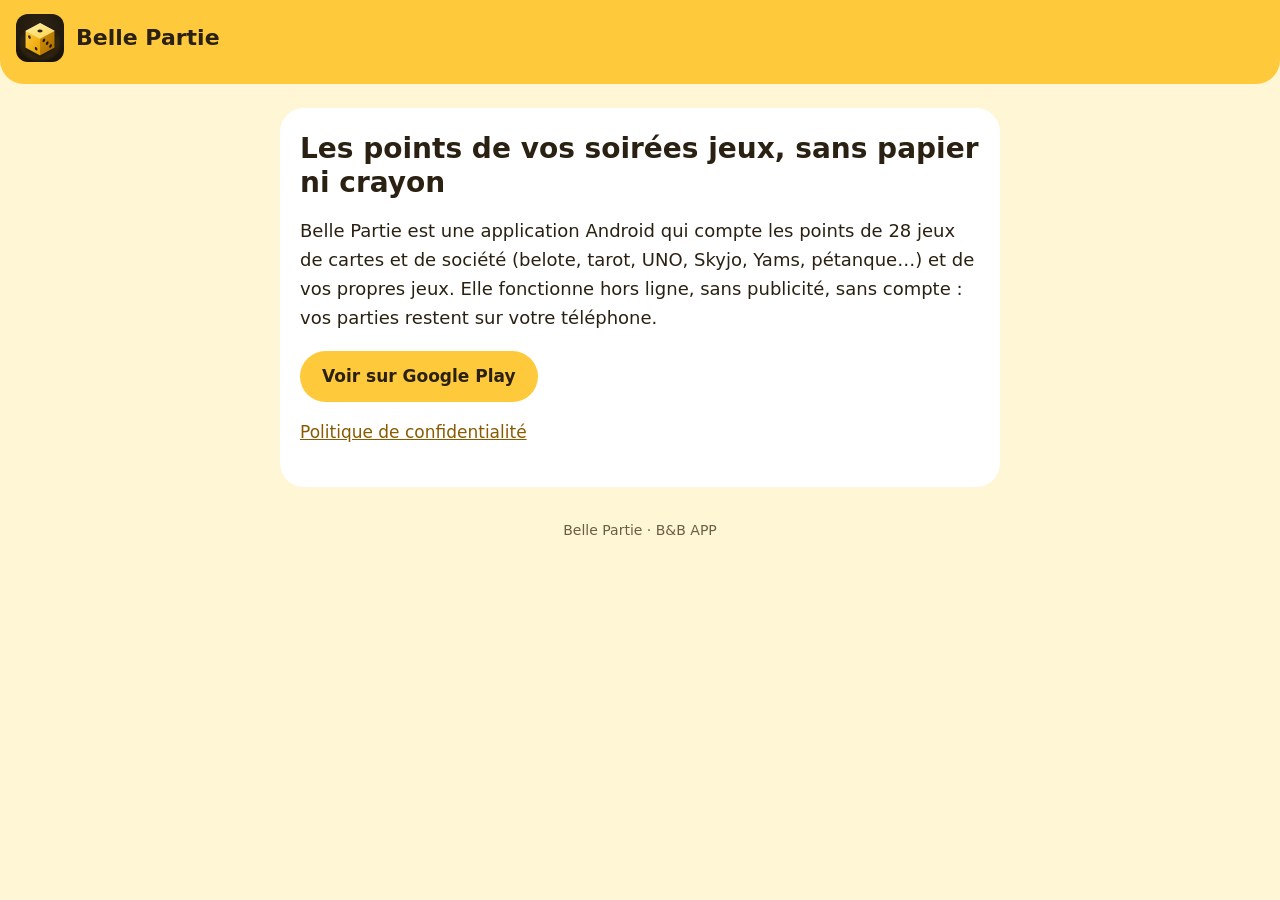
<file: index.html>
<!doctype html>
<html lang="fr">
<head>
<meta charset="utf-8">
<meta name="viewport" content="width=device-width, initial-scale=1">
<title>Belle Partie : compteur de points</title>
<meta name="description" content="Belle Partie compte les points de vos jeux de cartes et de société. En français, hors ligne, sans publicité ni compte.">
<link rel="icon" href="icone.png">
<link rel="stylesheet" href="style.css">
</head>
<body>
<header><a href="./"><img src="icone.png" alt="" width="48" height="48">Belle Partie</a></header>
<main>
<h1>Les points de vos soirées jeux, sans papier ni crayon</h1>
<p class="intro">Belle Partie est une application Android qui compte les points de 28 jeux de cartes et de société (belote, tarot, UNO, Skyjo, Yams, pétanque…) et de vos propres jeux. Elle fonctionne hors ligne, sans publicité, sans compte : vos parties restent sur votre téléphone.</p>
<p><a class="bouton" href="https://play.google.com/store/apps/details?id=com.benjaminboisteau.bellepartie">Voir sur Google Play</a></p>
<p><a href="confidentialite/">Politique de confidentialité</a></p>
</main>
<footer>Belle Partie · B&amp;B&nbsp;APP</footer>
</body>
</html>
</file>
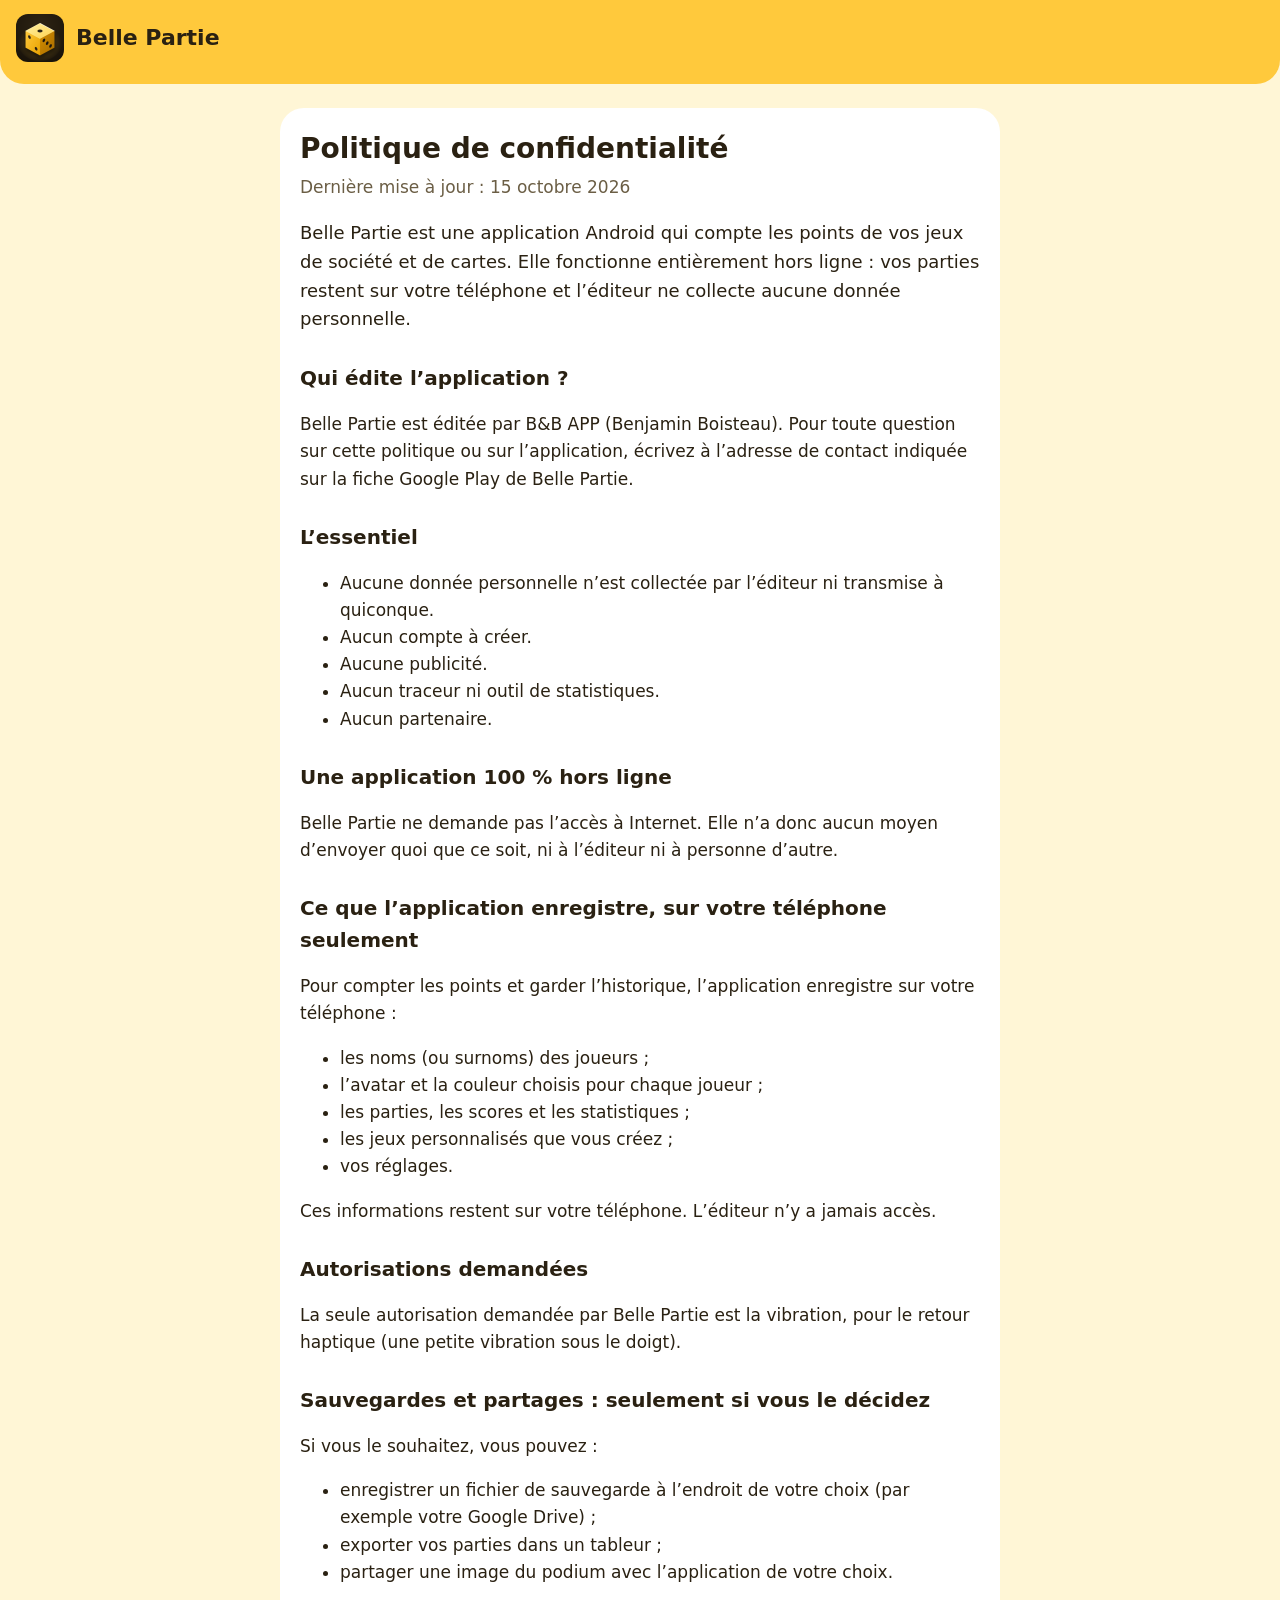
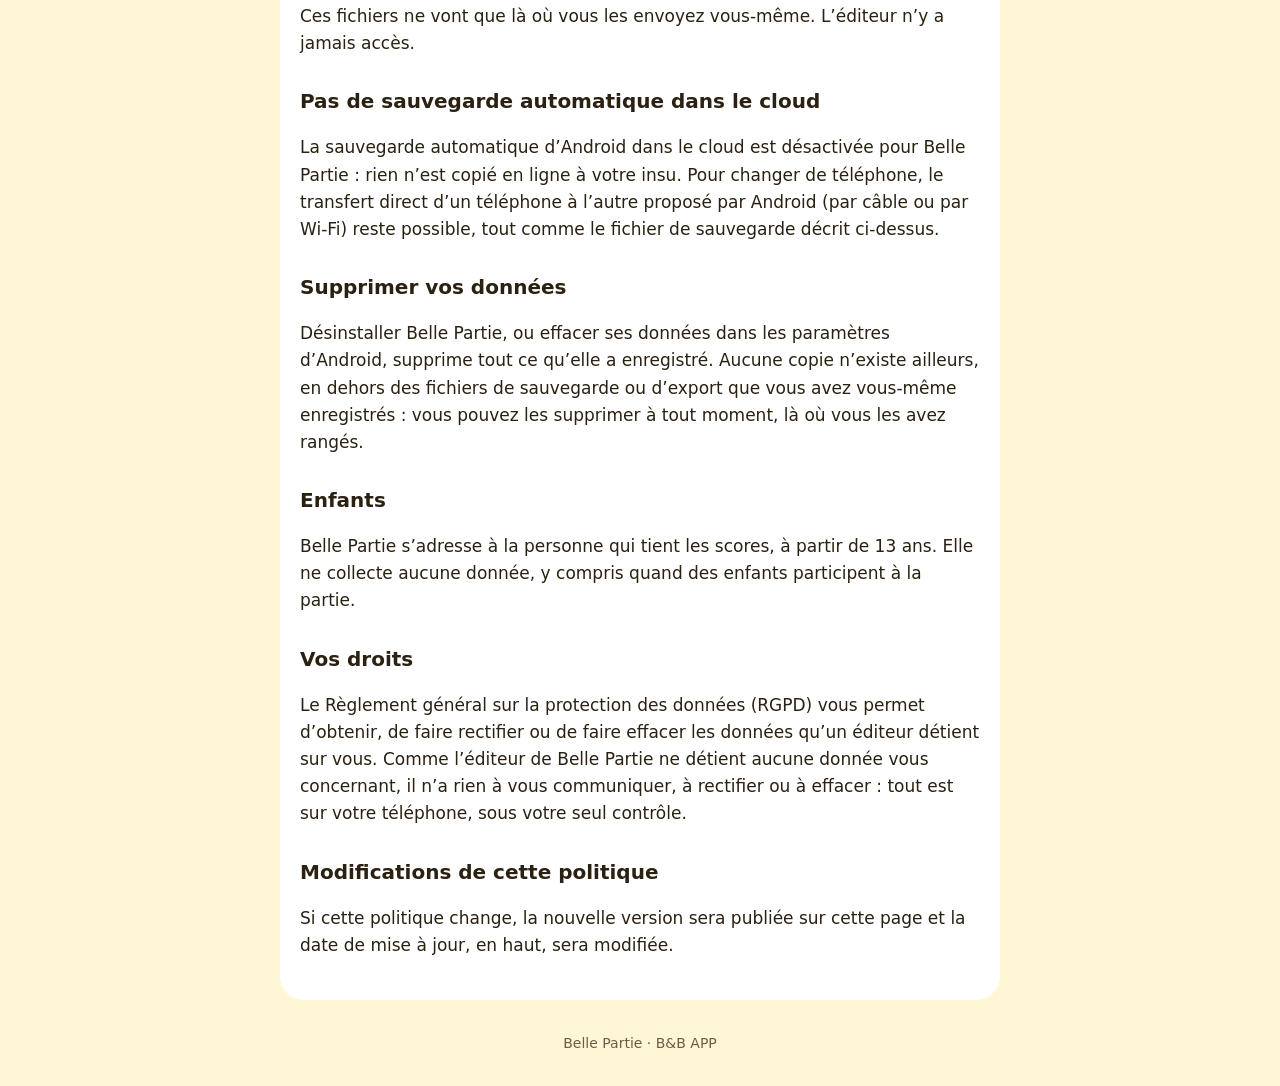
<file: confidentialite/index.html>
<!doctype html>
<html lang="fr">
<head>
<meta charset="utf-8">
<meta name="viewport" content="width=device-width, initial-scale=1">
<title>Belle Partie : politique de confidentialité</title>
<meta name="description" content="Belle Partie, compteur de points pour jeux de société et de cartes, fonctionne hors ligne : aucune donnée collectée, aucun compte, aucune publicité.">
<link rel="icon" href="../icone.png">
<link rel="stylesheet" href="../style.css">
</head>
<body>
<header><a href="../"><img src="../icone.png" alt="" width="48" height="48">Belle Partie</a></header>
<main>
<h1>Politique de confidentialité</h1>
<p class="date">Dernière mise à jour : 15 octobre 2026</p>

<p class="intro">Belle Partie est une application Android qui compte les points de vos jeux de société et de cartes. Elle fonctionne entièrement hors ligne : vos parties restent sur votre téléphone et l’éditeur ne collecte aucune donnée personnelle.</p>

<h2>Qui édite l’application ?</h2>
<p>Belle Partie est éditée par B&amp;B&nbsp;APP (Benjamin Boisteau). Pour toute question sur cette politique ou sur l’application, écrivez à l’adresse de contact indiquée sur la fiche Google Play de Belle Partie.</p>

<h2>L’essentiel</h2>
<ul>
<li>Aucune donnée personnelle n’est collectée par l’éditeur ni transmise à quiconque.</li>
<li>Aucun compte à créer.</li>
<li>Aucune publicité.</li>
<li>Aucun traceur ni outil de statistiques.</li>
<li>Aucun partenaire.</li>
</ul>

<h2>Une application 100 % hors ligne</h2>
<p>Belle Partie ne demande pas l’accès à Internet. Elle n’a donc aucun moyen d’envoyer quoi que ce soit, ni à l’éditeur ni à personne d’autre.</p>

<h2>Ce que l’application enregistre, sur votre téléphone seulement</h2>
<p>Pour compter les points et garder l’historique, l’application enregistre sur votre téléphone :</p>
<ul>
<li>les noms (ou surnoms) des joueurs ;</li>
<li>l’avatar et la couleur choisis pour chaque joueur ;</li>
<li>les parties, les scores et les statistiques ;</li>
<li>les jeux personnalisés que vous créez ;</li>
<li>vos réglages.</li>
</ul>
<p>Ces informations restent sur votre téléphone. L’éditeur n’y a jamais accès.</p>

<h2>Autorisations demandées</h2>
<p>La seule autorisation demandée par Belle Partie est la vibration, pour le retour haptique (une petite vibration sous le doigt).</p>

<h2>Sauvegardes et partages : seulement si vous le décidez</h2>
<p>Si vous le souhaitez, vous pouvez :</p>
<ul>
<li>enregistrer un fichier de sauvegarde à l’endroit de votre choix (par exemple votre Google Drive) ;</li>
<li>exporter vos parties dans un tableur ;</li>
<li>partager une image du podium avec l’application de votre choix.</li>
</ul>
<p>Ces fichiers ne vont que là où vous les envoyez vous-même. L’éditeur n’y a jamais accès.</p>

<h2>Pas de sauvegarde automatique dans le cloud</h2>
<p>La sauvegarde automatique d’Android dans le cloud est désactivée pour Belle Partie : rien n’est copié en ligne à votre insu. Pour changer de téléphone, le transfert direct d’un téléphone à l’autre proposé par Android (par câble ou par Wi-Fi) reste possible, tout comme le fichier de sauvegarde décrit ci-dessus.</p>

<h2>Supprimer vos données</h2>
<p>Désinstaller Belle Partie, ou effacer ses données dans les paramètres d’Android, supprime tout ce qu’elle a enregistré. Aucune copie n’existe ailleurs, en dehors des fichiers de sauvegarde ou d’export que vous avez vous-même enregistrés : vous pouvez les supprimer à tout moment, là où vous les avez rangés.</p>

<h2>Enfants</h2>
<p>Belle Partie s’adresse à la personne qui tient les scores, à partir de 13 ans. Elle ne collecte aucune donnée, y compris quand des enfants participent à la partie.</p>

<h2>Vos droits</h2>
<p>Le Règlement général sur la protection des données (RGPD) vous permet d’obtenir, de faire rectifier ou de faire effacer les données qu’un éditeur détient sur vous. Comme l’éditeur de Belle Partie ne détient aucune donnée vous concernant, il n’a rien à vous communiquer, à rectifier ou à effacer : tout est sur votre téléphone, sous votre seul contrôle.</p>

<h2>Modifications de cette politique</h2>
<p>Si cette politique change, la nouvelle version sera publiée sur cette page et la date de mise à jour, en haut, sera modifiée.</p>
</main>
<footer>Belle Partie · B&amp;B&nbsp;APP</footer>
</body>
</html>
</file>
<file: style.css>
:root { --fond: #FFF6D6; --carte: #FFFFFF; --texte: #2A2112; --doux: #6B5E45; --soleil: #FFC93C; --lien: #8A5A00; }
@media (prefers-color-scheme: dark) {
  :root { --fond: #16130D; --carte: #242018; --texte: #F5EEDC; --doux: #BFB39A; --lien: #FFC93C; }
}
* { box-sizing: border-box; }
body { margin: 0; background: var(--fond); color: var(--texte); font: 17px/1.6 system-ui, -apple-system, "Segoe UI", Roboto, sans-serif; }
header { background: var(--soleil); padding: 14px 16px; border-radius: 0 0 24px 24px; }
header a { display: inline-flex; align-items: center; gap: 12px; color: #2A2112; font-weight: 800; font-size: 22px; text-decoration: none; }
header img { border-radius: 12px; }
main { max-width: 720px; margin: 24px auto; padding: 24px 20px; background: var(--carte); border-radius: 24px; }
h1 { font-size: 28px; line-height: 1.2; margin: 0 0 8px; }
h2 { font-size: 20px; margin: 28px 0 6px; }
.date { color: var(--doux); margin: 0 0 16px; }
.intro { font-size: 18px; }
a { color: var(--lien); }
.bouton { display: inline-block; background: var(--soleil); color: #2A2112; font-weight: 700; padding: 12px 22px; border-radius: 999px; text-decoration: none; }
footer { text-align: center; color: var(--doux); font-size: 14px; padding: 8px 16px 32px; }
@media (max-width: 760px) { main { margin: 16px; } }
</file>
